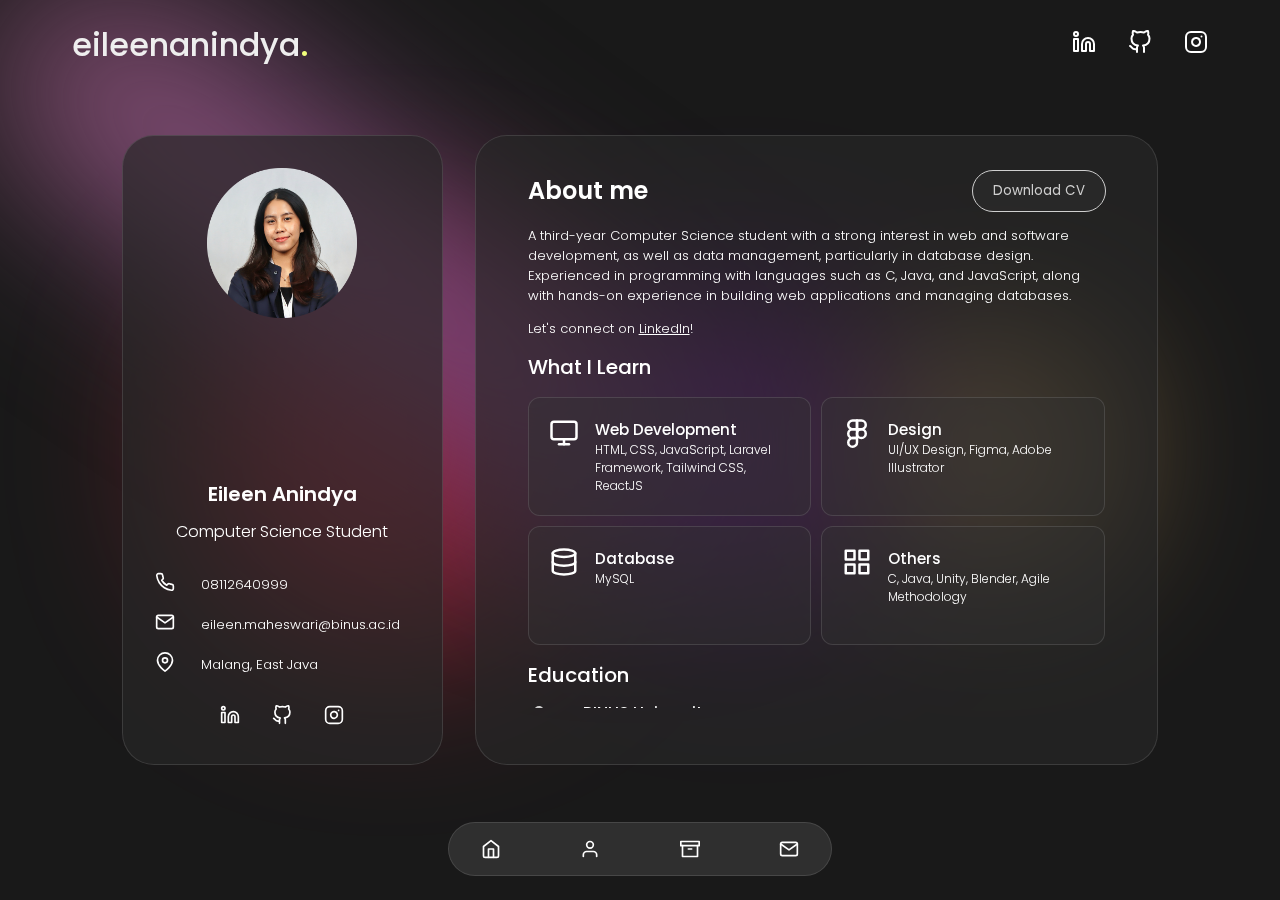
<file: about.html>
<!DOCTYPE html>
<html lang="en">
<head>
    <meta charset="UTF-8">
    <meta name="viewport" content="width=device-width, initial-scale=1.0">
    <title>Eileen | About</title>
    <link rel="icon" href="assets/e.png" type="image/png">
    <link rel="stylesheet" href="about.css">
    <link rel="stylesheet" href="transition.css">
</head>
<body>
    <div class="transition transition-2 is-active"></div>
    <div class="navbar">
        <h1>eileenanindya<span>.</span></h1>
        <nav class="social-media">
            <ul>
                <li>
                    <a href="https://www.linkedin.com/in/eileen-anindya/"><svg xmlns="http://www.w3.org/2000/svg" width="24" height="24" viewBox="0 0 24 24" fill="none" stroke="#FFFF" stroke-width="2" stroke-linecap="round" stroke-linejoin="round" class="feather feather-linkedin"><path d="M16 8a6 6 0 0 1 6 6v7h-4v-7a2 2 0 0 0-2-2 2 2 0 0 0-2 2v7h-4v-7a6 6 0 0 1 6-6z"></path><rect x="2" y="9" width="4" height="12"></rect><circle cx="4" cy="4" r="2"></circle></svg></a>
                </li>
                <li>
                    <a href="https://github.com/eileenanindya"><svg xmlns="http://www.w3.org/2000/svg" width="24" height="24" viewBox="0 0 24 24" fill="none" stroke="#FFFF" stroke-width="2" stroke-linecap="round" stroke-linejoin="round" class="feather feather-github"><path d="M9 19c-5 1.5-5-2.5-7-3m14 6v-3.87a3.37 3.37 0 0 0-.94-2.61c3.14-.35 6.44-1.54 6.44-7A5.44 5.44 0 0 0 20 4.77 5.07 5.07 0 0 0 19.91 1S18.73.65 16 2.48a13.38 13.38 0 0 0-7 0C6.27.65 5.09 1 5.09 1A5.07 5.07 0 0 0 5 4.77a5.44 5.44 0 0 0-1.5 3.78c0 5.42 3.3 6.61 6.44 7A3.37 3.37 0 0 0 9 18.13V22"></path></svg></a>
                </li>
                <li>
                    <a href="https://www.instagram.com/eileenanindya/"><svg xmlns="http://www.w3.org/2000/svg" width="24" height="24" viewBox="0 0 24 24" fill="none" stroke="#FFFF" stroke-width="2" stroke-linecap="round" stroke-linejoin="round" class="feather feather-instagram"><rect x="2" y="2" width="20" height="20" rx="5" ry="5"></rect><path d="M16 11.37A4 4 0 1 1 12.63 8 4 4 0 0 1 16 11.37z"></path><line x1="17.5" y1="6.5" x2="17.51" y2="6.5"></line></svg></a>
                </li>
            </ul>
        </nav>
    </div>
    <div class="container">        
        <div class="absolute">   
            <nav class="nav">
                <ul class="nav-list">
                    <li>
                        <a href="index.html" title="" class="nav-link">
                            <svg xmlns="http://www.w3.org/2000/svg" width="20" height="20" viewBox="0 0 24 24" fill="none" stroke="#FFFF" stroke-width="2" stroke-linecap="round" stroke-linejoin="round" class="feather feather-home"><path d="M3 9l9-7 9 7v11a2 2 0 0 1-2 2H5a2 2 0 0 1-2-2z"></path><polyline points="9 22 9 12 15 12 15 22"></polyline></svg>
                        </a>
                    </li>
                    <li>
                        <a href="about.html" title="" class="nav-link">
                            <svg xmlns="http://www.w3.org/2000/svg" width="20" height="20" viewBox="0 0 24 24" fill="none" stroke="#FFFF" stroke-width="2" stroke-linecap="round" stroke-linejoin="round" class="feather feather-user"><path d="M20 21v-2a4 4 0 0 0-4-4H8a4 4 0 0 0-4 4v2"></path><circle cx="12" cy="7" r="4"></circle></svg>
                        </a>
                    </li>
                    <li>
                        <a href="projects.html" title="" class="nav-link">
                            <svg xmlns="http://www.w3.org/2000/svg" width="20" height="20" viewBox="0 0 24 24" fill="none" stroke="#FFFF" stroke-width="2" stroke-linecap="round" stroke-linejoin="round" class="feather feather-archive"><polyline points="21 8 21 21 3 21 3 8"></polyline><rect x="1" y="3" width="22" height="5"></rect><line x1="10" y1="12" x2="14" y2="12"></line></svg>
                        </a>
                    </li>
                    <li>
                        <a href="contact.html" title="" class="nav-link">
                            <svg xmlns="http://www.w3.org/2000/svg" width="20" height="20" viewBox="0 0 24 24" fill="none" stroke="#FFFF" stroke-width="2" stroke-linecap="round" stroke-linejoin="round" class="feather feather-mail"><path d="M4 4h16c1.1 0 2 .9 2 2v12c0 1.1-.9 2-2 2H4c-1.1 0-2-.9-2-2V6c0-1.1.9-2 2-2z"></path><polyline points="22,6 12,13 2,6"></polyline></svg>
                        </a>
                    </li>
                </ul>
            </nav>       

            <div class="profile">
                <div class="profile-container" id="drag-container">
                    <div class="profile-card" id="slide-item-1">
                        <div class="profile-pic">
                            <img src="assets/profilepic.png" alt="porfile-pic" width="150">
                        </div>
        
                        <div class="profile-details">
                            <div class="intro">
                                <h2>Eileen Anindya</h2>
                                <h4>Computer Science Student</h4>
                            </div>
                            <div class="contact-info">
                                <div class="row">
                                    <div class="icon">
                                        <svg xmlns="http://www.w3.org/2000/svg" width="20" height="20" viewBox="0 0 24 24" fill="none" stroke="currentColor" stroke-width="2" stroke-linecap="round" stroke-linejoin="round" class="feather feather-phone"><path d="M22 16.92v3a2 2 0 0 1-2.18 2 19.79 19.79 0 0 1-8.63-3.07 19.5 19.5 0 0 1-6-6 19.79 19.79 0 0 1-3.07-8.67A2 2 0 0 1 4.11 2h3a2 2 0 0 1 2 1.72 12.84 12.84 0 0 0 .7 2.81 2 2 0 0 1-.45 2.11L8.09 9.91a16 16 0 0 0 6 6l1.27-1.27a2 2 0 0 1 2.11-.45 12.84 12.84 0 0 0 2.81.7A2 2 0 0 1 22 16.92z"></path></svg>
                                    </div>
                                    <div class="content">
                                        <h5>08112640999</h5>
                                    </div>
                                </div>    
                                <div class="row">
                                    <div class="icon">
                                        <svg xmlns="http://www.w3.org/2000/svg" width="20" height="20" viewBox="0 0 24 24" fill="none" stroke="currentColor" stroke-width="2" stroke-linecap="round" stroke-linejoin="round" class="feather feather-mail"><path d="M4 4h16c1.1 0 2 .9 2 2v12c0 1.1-.9 2-2 2H4c-1.1 0-2-.9-2-2V6c0-1.1.9-2 2-2z"></path><polyline points="22,6 12,13 2,6"></polyline></svg>
                                    </div>
                                    <div class="content">
                                    <h5>eileen.maheswari@binus.ac.id</h5>
                                </div>
                                </div>
                                <div class="row">
                                    <div class="icon">
                                        <svg xmlns="http://www.w3.org/2000/svg" width="20" height="20" viewBox="0 0 24 24" fill="none" stroke="currentColor" stroke-width="2" stroke-linecap="round" stroke-linejoin="round" class="feather feather-map-pin"><path d="M21 10c0 7-9 13-9 13s-9-6-9-13a9 9 0 0 1 18 0z"></path><circle cx="12" cy="10" r="3"></circle></svg>
                                    </div>
                                    <div class="content">
                                    <h5>Malang, East Java</h5>
                                </div>
                                </div> 
                            </div>
                            <div class="profile-social">
                                <ul>
                                    <li>
                                        <a href="https://www.linkedin.com/in/eileen-anindya/"><svg xmlns="http://www.w3.org/2000/svg" width="20" height="20" viewBox="0 0 24 24" fill="none" stroke="#FFFF" stroke-width="2" stroke-linecap="round" stroke-linejoin="round" class="feather feather-linkedin"><path d="M16 8a6 6 0 0 1 6 6v7h-4v-7a2 2 0 0 0-2-2 2 2 0 0 0-2 2v7h-4v-7a6 6 0 0 1 6-6z"></path><rect x="2" y="9" width="4" height="12"></rect><circle cx="4" cy="4" r="2"></circle></svg></a>
                                    </li>
                                    <li>
                                        <a href="https://github.com/eileenanindya"><svg xmlns="http://www.w3.org/2000/svg" width="20" height="20" viewBox="0 0 24 24" fill="none" stroke="#FFFF" stroke-width="2" stroke-linecap="round" stroke-linejoin="round" class="feather feather-github"><path d="M9 19c-5 1.5-5-2.5-7-3m14 6v-3.87a3.37 3.37 0 0 0-.94-2.61c3.14-.35 6.44-1.54 6.44-7A5.44 5.44 0 0 0 20 4.77 5.07 5.07 0 0 0 19.91 1S18.73.65 16 2.48a13.38 13.38 0 0 0-7 0C6.27.65 5.09 1 5.09 1A5.07 5.07 0 0 0 5 4.77a5.44 5.44 0 0 0-1.5 3.78c0 5.42 3.3 6.61 6.44 7A3.37 3.37 0 0 0 9 18.13V22"></path></svg></a>
                                    </li>
                                    <li>
                                        <a href="https://www.instagram.com/eileenanindya/"><svg xmlns="http://www.w3.org/2000/svg" width="20" height="20" viewBox="0 0 24 24" fill="none" stroke="#FFFF" stroke-width="2" stroke-linecap="round" stroke-linejoin="round" class="feather feather-instagram"><rect x="2" y="2" width="20" height="20" rx="5" ry="5"></rect><path d="M16 11.37A4 4 0 1 1 12.63 8 4 4 0 0 1 16 11.37z"></path><line x1="17.5" y1="6.5" x2="17.51" y2="6.5"></line></svg></a>
                                    </li>
                                </ul>
                            </div>
                        </div>
                    </div>
                    <div class="about-me" id="slide-item-2">
                        <div class="about-details">
                            <div class="about-me-title">
                                <h1>About me</h1>
                                <button class="download-btn" onclick="window.location.href='https://drive.google.com/file/d/1Q9ARMCwiQ_P3hHeu5cU9cURayNVeiVgH/view?usp=sharing';">Download CV</button>
                            </div>
                            <p>A third-year Computer Science student with a strong interest in web and software development, as well as data management, particularly in database design. Experienced in programming with languages such as C, Java, and JavaScript, along with hands-on experience in building web applications and managing databases.</p>
                            <p>Let's connect on <a href="https://www.linkedin.com/in/eileen-anindya/">LinkedIn</a>!</p>
                            <h2>What I Learn</h2>
                            <div class="learn-container">
                                <div class="learn-item">
                                    <div class="learn-icon">
                                        <svg xmlns="http://www.w3.org/2000/svg" width="30" height="30" viewBox="0 0 24 24" fill="none" stroke="currentColor" stroke-width="2" stroke-linecap="round" stroke-linejoin="round" class="feather feather-monitor"><rect x="2" y="3" width="20" height="14" rx="2" ry="2"></rect><line x1="8" y1="21" x2="16" y2="21"></line><line x1="12" y1="17" x2="12" y2="21"></line></svg>
                                    </div>
                                    <div class="learn-details">
                                        <h5>Web Development</h5>
                                        <p>HTML, CSS, JavaScript, Laravel Framework, Tailwind CSS, ReactJS</p>
                                    </div>
                                </div>
                                <div class="learn-item">
                                    <div class="learn-icon">
                                        <svg xmlns="http://www.w3.org/2000/svg" width="30" height="30" viewBox="0 0 24 24" fill="none" stroke="currentColor" stroke-width="2" stroke-linecap="round" stroke-linejoin="round" class="feather feather-figma"><path d="M5 5.5A3.5 3.5 0 0 1 8.5 2H12v7H8.5A3.5 3.5 0 0 1 5 5.5z"></path><path d="M12 2h3.5a3.5 3.5 0 1 1 0 7H12V2z"></path><path d="M12 12.5a3.5 3.5 0 1 1 7 0 3.5 3.5 0 1 1-7 0z"></path><path d="M5 19.5A3.5 3.5 0 0 1 8.5 16H12v3.5a3.5 3.5 0 1 1-7 0z"></path><path d="M5 12.5A3.5 3.5 0 0 1 8.5 9H12v7H8.5A3.5 3.5 0 0 1 5 12.5z"></path></svg>
                                    </div>
                                    <div class="learn-details">
                                        <h5>Design</h5>
                                        <p>UI/UX Design, Figma, Adobe Illustrator</p>
                                    </div>
                                </div>
                                <div class="learn-item">
                                    <div class="learn-icon">
                                        <svg xmlns="http://www.w3.org/2000/svg" width="30" height="30" viewBox="0 0 24 24" fill="none" stroke="currentColor" stroke-width="2" stroke-linecap="round" stroke-linejoin="round" class="feather feather-database"><ellipse cx="12" cy="5" rx="9" ry="3"></ellipse><path d="M21 12c0 1.66-4 3-9 3s-9-1.34-9-3"></path><path d="M3 5v14c0 1.66 4 3 9 3s9-1.34 9-3V5"></path></svg>
                                    </div>
                                    <div class="learn-details">
                                        <h5>Database</h5>
                                        <p>MySQL</p>
                                    </div>
                                </div>
                                <div class="learn-item">
                                    <div class="learn-icon">
                                        <svg xmlns="http://www.w3.org/2000/svg" width="30" height="30" viewBox="0 0 24 24" fill="none" stroke="currentColor" stroke-width="2" stroke-linecap="round" stroke-linejoin="round" class="feather feather-grid"><rect x="3" y="3" width="7" height="7"></rect><rect x="14" y="3" width="7" height="7"></rect><rect x="14" y="14" width="7" height="7"></rect><rect x="3" y="14" width="7" height="7"></rect></svg>
                                    </div>
                                    <div class="learn-details">
                                        <h5>Others</h5>
                                        <p>C, Java, Unity, Blender, Agile Methodology</p>
                                    </div>
                                </div>
                            </div>   
                            
                            <div class="education">
                                <h2>Education</h2>
                                <div class="education-container">
                                    <div class="line">
                                        <div></div>
                                    </div>
                                    <div class="education-info">
                                        <h4>BINUS University</h4>
                                        <p>Undergraduate - Computer Science</p>
                                        <h5>2022 - 2026 (Excpected)</h5>
                                    </div>
                                </div>
                                <div class="education-container">
                                    <div class="line">
                                        <div></div>
                                    </div>
                                    <div class="education-info">
                                        <h4>SMA Negeri 1 Surakarta</h4>
                                        <p>Mathematics and natural sciences</p>
                                        <h5>2019 - 2022</h5>
                                    </div>
                                </div>
                            </div>
                            <div class="organizational">
                                <h2>Organizational Experience</h2>
                                <div class="education-container">
                                    <div class="line">
                                        <div></div>
                                    </div>
                                    <div class="education-info">
                                        <h4>Google Developer Student Clubs</h4>
                                        <p>Core Team Creative</p>
                                        <h5>Jul 2023 - Jul 2024</h5>
                                        <ul>
                                            <li>Collaborate with the creative team to design visually appealing social media feeds for GDSC's official platforms.</li>
                                            <li>Utilize tools such as Adobe Illustrator and Figma to create graphics, ensuring high-quality designs that increase engagement and reach.</li>
                                        </ul>
                                    </div>
                                </div>
                                <div class="education-container">
                                    <div class="line">
                                        <div></div>
                                    </div>
                                    <div class="education-info">
                                        <h4>Bina Nusantara Computer Club</h4>
                                        <p>Front End Developer Member</p>
                                        <h5>Sep 2022 - Sep 2023</h5>
                                        <ul>
                                            <li>
                                                Learned foundational skills in front-end development, focusing on HTML, CSS, and Javascript
                                            </li>
                                        </ul>
                                    </div>
                                </div>
                            </div>
                            <div class="publication">
                                <h2>Publication</h2>
                                <div class="publication-container">
                                    <div class="dots">
                                        <div></div>
                                    </div>
                                    <div class="publication-info">
                                        <h4>ICIMTech 2023</h4>
                                        <p>S. A. Nadita, E. A. P. Maheswari, K. A. Santoso, M. A. D. Cahyono and F. Permana, "Utilization of Augmented Reality for Introducing Tongkonan Toraja Traditional House," 2023 International Conference on Information Management and Technology (ICIMTech), Malang, Indonesia, 2023, pp. 837-842</p>
                                    </div>
                                </div>
                            </div>
                            <div class="certificate">
                                <h2>Certificates</h2>
                                <div class="publication-container">
                                    <div class="dots">
                                        <div></div>
                                    </div>
                                    <div class="publication-info">
                                        <p>Soft Skills (2024): Presented "Harnessing AI for Effective Coastal Flood Disaster Management" at ICIMTech 2024, hosted by Bina Nusantara University. </p>
                                    </div>
                                </div>
                                <div class="publication-container">
                                    <div class="dots">
                                        <div></div>
                                    </div>
                                    <div class="publication-info">
                                        <p>Hard Skills (2024): Great Learning Introduction to JavaScript</p>
                                    </div>
                                </div>
                            </div>
                        </div>
                    </div>
                </div>
    
                <div class="dots-container" id="dots-container"></div>
            </div>
            
            <div class="absolute inset-0 justify-center">
                <div class="bg-shape1 bg-teal opacity-50 bg-blur"></div>
                <div class="bg-shape2 bg-primary opacity-50 bg-blur"></div>
                <div class="bg-shape3 bg-purple opacity-80 bg-blur"></div>
            </div>
        </div>
    </div>

    <canvas></canvas>
    <script src="main.js"></script>
    <script src="slider.js"></script>
</body>
</html>
</file>
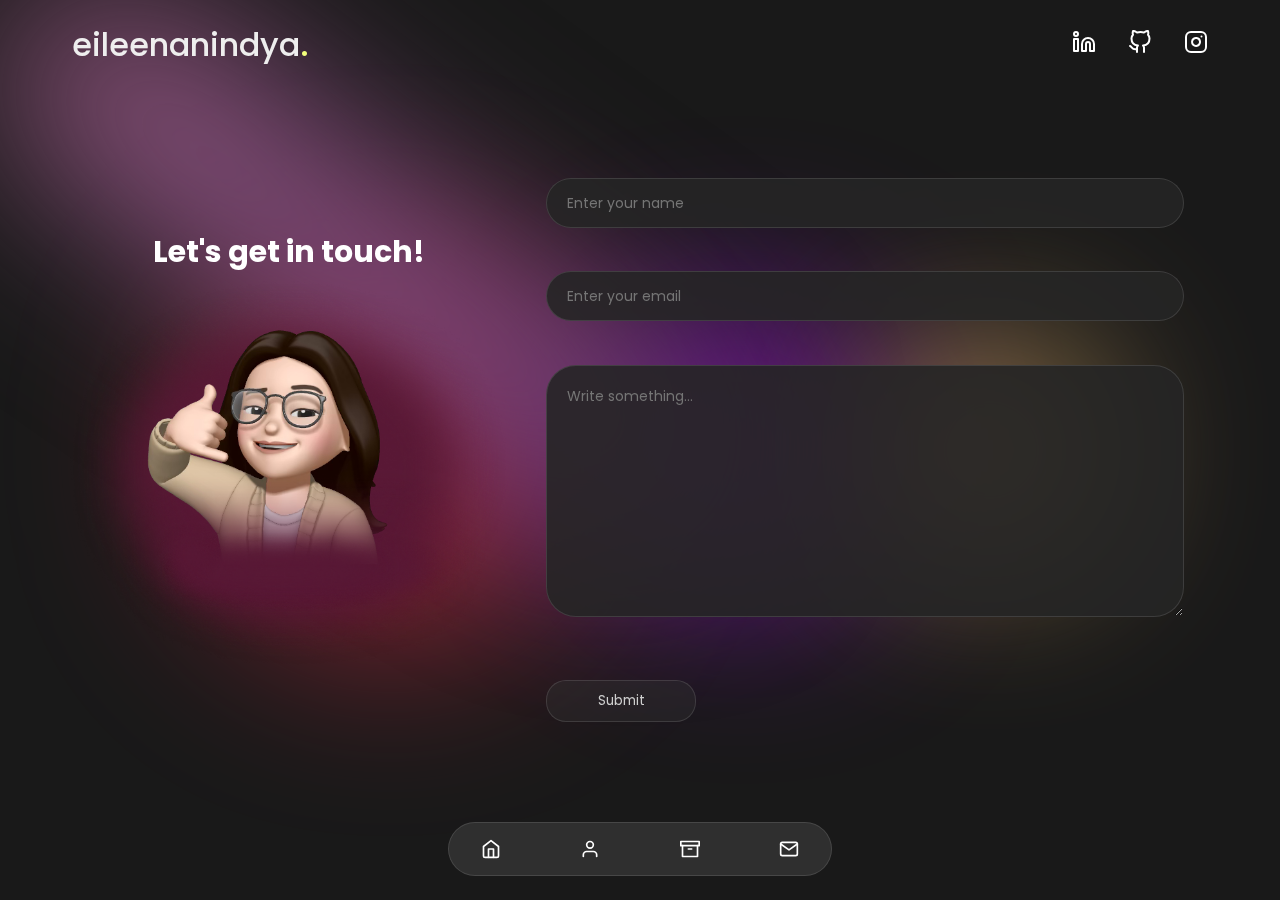
<file: contact.html>
<!DOCTYPE html>
<html lang="en">
<head>
    <meta charset="UTF-8">
    <meta name="viewport" content="width=device-width, initial-scale=1.0">
    <title>Eileen | Contact</title>
    <link rel="icon" href="assets/e.png" type="image/png">
    <link rel="stylesheet" href="contact.css">
    <link rel="stylesheet" href="transition.css">
</head>
<body>
    <div class="transition transition-2 is-active"></div>
    <div class="navbar">
        <h1>eileenanindya<span>.</span></h1>
        <nav class="social-media">
            <ul>
                <li>
                    <a href="https://www.linkedin.com/in/eileen-anindya/"><svg xmlns="http://www.w3.org/2000/svg" width="24" height="24" viewBox="0 0 24 24" fill="none" stroke="#FFFF" stroke-width="2" stroke-linecap="round" stroke-linejoin="round" class="feather feather-linkedin"><path d="M16 8a6 6 0 0 1 6 6v7h-4v-7a2 2 0 0 0-2-2 2 2 0 0 0-2 2v7h-4v-7a6 6 0 0 1 6-6z"></path><rect x="2" y="9" width="4" height="12"></rect><circle cx="4" cy="4" r="2"></circle></svg></a>
                </li>
                <li>
                    <a href="https://github.com/eileenanindya"><svg xmlns="http://www.w3.org/2000/svg" width="24" height="24" viewBox="0 0 24 24" fill="none" stroke="#FFFF" stroke-width="2" stroke-linecap="round" stroke-linejoin="round" class="feather feather-github"><path d="M9 19c-5 1.5-5-2.5-7-3m14 6v-3.87a3.37 3.37 0 0 0-.94-2.61c3.14-.35 6.44-1.54 6.44-7A5.44 5.44 0 0 0 20 4.77 5.07 5.07 0 0 0 19.91 1S18.73.65 16 2.48a13.38 13.38 0 0 0-7 0C6.27.65 5.09 1 5.09 1A5.07 5.07 0 0 0 5 4.77a5.44 5.44 0 0 0-1.5 3.78c0 5.42 3.3 6.61 6.44 7A3.37 3.37 0 0 0 9 18.13V22"></path></svg></a>
                </li>
                <li>
                    <a href="https://www.instagram.com/eileenanindya/"><svg xmlns="http://www.w3.org/2000/svg" width="24" height="24" viewBox="0 0 24 24" fill="none" stroke="#FFFF" stroke-width="2" stroke-linecap="round" stroke-linejoin="round" class="feather feather-instagram"><rect x="2" y="2" width="20" height="20" rx="5" ry="5"></rect><path d="M16 11.37A4 4 0 1 1 12.63 8 4 4 0 0 1 16 11.37z"></path><line x1="17.5" y1="6.5" x2="17.51" y2="6.5"></line></svg></a>
                </li>
            </ul>
        </nav>
    </div>
    <div class="container">        
        <div class="absolute">   
            <nav class="nav">
                <ul class="nav-list">
                    <li>
                        <a href="index.html" title="" class="nav-link">
                            <svg xmlns="http://www.w3.org/2000/svg" width="20" height="20" viewBox="0 0 24 24" fill="none" stroke="#FFFF" stroke-width="2" stroke-linecap="round" stroke-linejoin="round" class="feather feather-home"><path d="M3 9l9-7 9 7v11a2 2 0 0 1-2 2H5a2 2 0 0 1-2-2z"></path><polyline points="9 22 9 12 15 12 15 22"></polyline></svg>
                        </a>
                    </li>
                    <li>
                        <a href="about.html" title="" class="nav-link">
                            <svg xmlns="http://www.w3.org/2000/svg" width="20" height="20" viewBox="0 0 24 24" fill="none" stroke="#FFFF" stroke-width="2" stroke-linecap="round" stroke-linejoin="round" class="feather feather-user"><path d="M20 21v-2a4 4 0 0 0-4-4H8a4 4 0 0 0-4 4v2"></path><circle cx="12" cy="7" r="4"></circle></svg>
                        </a>
                    </li>
                    <li>
                        <a href="projects.html" title="" class="nav-link">
                            <svg xmlns="http://www.w3.org/2000/svg" width="20" height="20" viewBox="0 0 24 24" fill="none" stroke="#FFFF" stroke-width="2" stroke-linecap="round" stroke-linejoin="round" class="feather feather-archive"><polyline points="21 8 21 21 3 21 3 8"></polyline><rect x="1" y="3" width="22" height="5"></rect><line x1="10" y1="12" x2="14" y2="12"></line></svg>
                        </a>
                    </li>
                    <li>
                        <a href="contact.html" title="" class="nav-link">
                            <svg xmlns="http://www.w3.org/2000/svg" width="20" height="20" viewBox="0 0 24 24" fill="none" stroke="#FFFF" stroke-width="2" stroke-linecap="round" stroke-linejoin="round" class="feather feather-mail"><path d="M4 4h16c1.1 0 2 .9 2 2v12c0 1.1-.9 2-2 2H4c-1.1 0-2-.9-2-2V6c0-1.1.9-2 2-2z"></path><polyline points="22,6 12,13 2,6"></polyline></svg>
                        </a>
                    </li>
                </ul>
            </nav>       

            <div class="contact-container">
                <div class="contact-left">
                    <h1>Let's get in touch!</h1>
                    <img src="assets/contactpic.png" alt="contact-pic" width="450px">
                </div>
                <form action="https://api.web3forms.com/submit" method="POST" class="contact-right">
                    <input type="hidden" name="access_key" value="546be33d-561f-4b4f-9060-73d8abd68b15">
                    <input type="text" name="name" placeholder="Enter your name" class="contact-inputs" required>
                    <input type="email" name="email" placeholder="Enter your email" class="contact-inputs" required>
                    <textarea name="message" placeholder="Write something..." class="contact-inputs" required></textarea>
                    <button type="submit">Submit</button>
                </form>
                <!-- <div class="contact-right">
                </div> -->
            </div>
            <div class="absolute inset-0 justify-center">
                <div class="bg-shape1 bg-teal opacity-50 bg-blur"></div>
                <div class="bg-shape2 bg-primary opacity-50 bg-blur"></div>
                <div class="bg-shape3 bg-purple opacity-80 bg-blur"></div>
            </div>
        </div>
    </div>

    <canvas></canvas>
    <script src="main.js"></script>
</body>
</html>
</file>
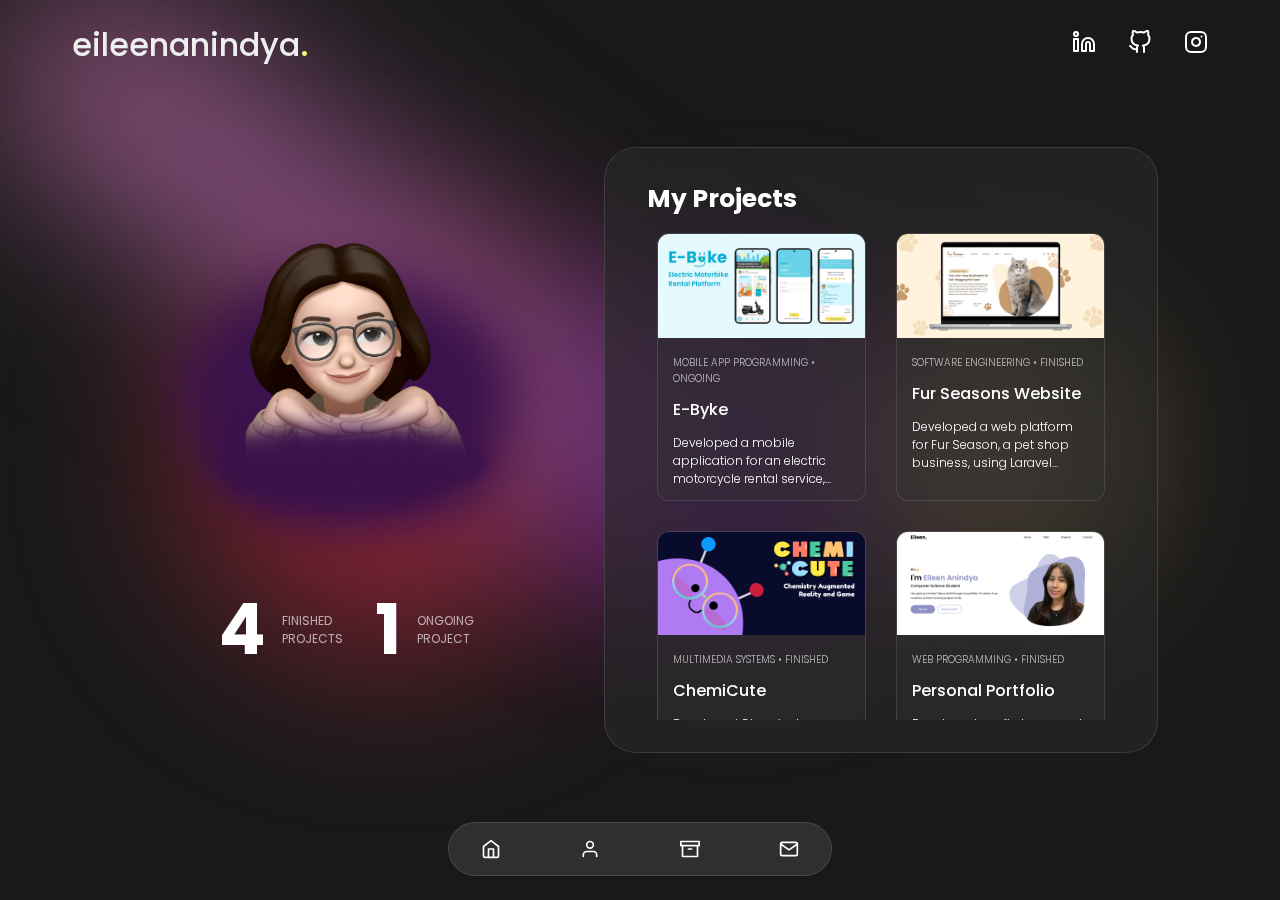
<file: projects.html>
<!DOCTYPE html>
<html lang="en">
<head>
    <meta charset="UTF-8">
    <meta name="viewport" content="width=device-width, initial-scale=1.0">
    <title>Eileen | Projects</title>
    <link rel="icon" href="assets/e.png" type="image/png">
    <link rel="stylesheet" href="project.css">
    <link rel="stylesheet" href="transition.css">
</head>
<body>
    <div class="transition transition-2 is-active"></div>
    <div class="navbar">
        <h1>eileenanindya<span>.</span></h1>
        <nav class="social-media">
            <ul>
                <li>
                    <a href="https://www.linkedin.com/in/eileen-anindya/"><svg xmlns="http://www.w3.org/2000/svg" width="24" height="24" viewBox="0 0 24 24" fill="none" stroke="#FFFF" stroke-width="2" stroke-linecap="round" stroke-linejoin="round" class="feather feather-linkedin"><path d="M16 8a6 6 0 0 1 6 6v7h-4v-7a2 2 0 0 0-2-2 2 2 0 0 0-2 2v7h-4v-7a6 6 0 0 1 6-6z"></path><rect x="2" y="9" width="4" height="12"></rect><circle cx="4" cy="4" r="2"></circle></svg></a>
                </li>
                <li>
                    <a href="https://github.com/eileenanindya"><svg xmlns="http://www.w3.org/2000/svg" width="24" height="24" viewBox="0 0 24 24" fill="none" stroke="#FFFF" stroke-width="2" stroke-linecap="round" stroke-linejoin="round" class="feather feather-github"><path d="M9 19c-5 1.5-5-2.5-7-3m14 6v-3.87a3.37 3.37 0 0 0-.94-2.61c3.14-.35 6.44-1.54 6.44-7A5.44 5.44 0 0 0 20 4.77 5.07 5.07 0 0 0 19.91 1S18.73.65 16 2.48a13.38 13.38 0 0 0-7 0C6.27.65 5.09 1 5.09 1A5.07 5.07 0 0 0 5 4.77a5.44 5.44 0 0 0-1.5 3.78c0 5.42 3.3 6.61 6.44 7A3.37 3.37 0 0 0 9 18.13V22"></path></svg></a>
                </li>
                <li>
                    <a href="https://www.instagram.com/eileenanindya/"><svg xmlns="http://www.w3.org/2000/svg" width="24" height="24" viewBox="0 0 24 24" fill="none" stroke="#FFFF" stroke-width="2" stroke-linecap="round" stroke-linejoin="round" class="feather feather-instagram"><rect x="2" y="2" width="20" height="20" rx="5" ry="5"></rect><path d="M16 11.37A4 4 0 1 1 12.63 8 4 4 0 0 1 16 11.37z"></path><line x1="17.5" y1="6.5" x2="17.51" y2="6.5"></line></svg></a>
                </li>
            </ul>
        </nav>
    </div>
    <div class="container">        
        <div class="absolute">   
            <nav class="nav">
                <ul class="nav-list">
                    <li>
                        <a href="index.html" title="" class="nav-link">
                            <svg xmlns="http://www.w3.org/2000/svg" width="20" height="20" viewBox="0 0 24 24" fill="none" stroke="#FFFF" stroke-width="2" stroke-linecap="round" stroke-linejoin="round" class="feather feather-home"><path d="M3 9l9-7 9 7v11a2 2 0 0 1-2 2H5a2 2 0 0 1-2-2z"></path><polyline points="9 22 9 12 15 12 15 22"></polyline></svg>
                        </a>
                    </li>
                    <li>
                        <a href="about.html" title="" class="nav-link">
                            <svg xmlns="http://www.w3.org/2000/svg" width="20" height="20" viewBox="0 0 24 24" fill="none" stroke="#FFFF" stroke-width="2" stroke-linecap="round" stroke-linejoin="round" class="feather feather-user"><path d="M20 21v-2a4 4 0 0 0-4-4H8a4 4 0 0 0-4 4v2"></path><circle cx="12" cy="7" r="4"></circle></svg>
                        </a>
                    </li>
                    <li>
                        <a href="projects.html" title="" class="nav-link">
                            <svg xmlns="http://www.w3.org/2000/svg" width="20" height="20" viewBox="0 0 24 24" fill="none" stroke="#FFFF" stroke-width="2" stroke-linecap="round" stroke-linejoin="round" class="feather feather-archive"><polyline points="21 8 21 21 3 21 3 8"></polyline><rect x="1" y="3" width="22" height="5"></rect><line x1="10" y1="12" x2="14" y2="12"></line></svg>
                        </a>
                    </li>
                    <li>
                        <a href="contact.html" title="" class="nav-link">
                            <svg xmlns="http://www.w3.org/2000/svg" width="20" height="20" viewBox="0 0 24 24" fill="none" stroke="#FFFF" stroke-width="2" stroke-linecap="round" stroke-linejoin="round" class="feather feather-mail"><path d="M4 4h16c1.1 0 2 .9 2 2v12c0 1.1-.9 2-2 2H4c-1.1 0-2-.9-2-2V6c0-1.1.9-2 2-2z"></path><polyline points="22,6 12,13 2,6"></polyline></svg>
                        </a>
                    </li>
                </ul>
            </nav>       

            <div class="project">
                <div class="projects-container" id="drag-container">
                    <div class="project-left" id="slide-item-1">
                        <img src="assets/projectpic.png" alt="project-pic" width="450px">
                        <div class="project-num">
                            <div class="status">
                                <h1>4</h1>
                                <p>FINISHED <br>PROJECTS</p>
                            </div>
                            <div class="status">
                                <h1>1</h1>
                                <p>ONGOING <br>PROJECT</p>
                            </div>
                        </div>
                    </div>
                    <div class="project-right" id="slide-item-2">
                        <div class="projects">
                            <h1>My Projects</h1>
                            <div class="projects-box">
                                <div class="project-item" data-popup="popup1">
                                    <div class="poster">
                                        <img src="assets/ebyke.png" alt="furseason-png">
                                    </div>
                                    <div class="project-content">
                                        <p class="project-pretitle">MOBILE APP PROGRAMMING • ONGOING</p>
                                        <h2>E-Byke</h2>
                                        <p class="project-details">Developed a mobile application for an electric motorcycle rental service, utilizing Ionic Framework and Laravel for the backend. The application enables users to easily rent motorcycles, check available units, and locate battery replacement stations through an interactive map. Admins can manage rentals, track vehicle availability, and monitor user activities.</p>
                                    </div>                               
                                </div>
                                <div class="project-item" data-popup="popup2">
                                    <div class="poster">
                                        <img src="assets/furseason.png" alt="chemicute-png">
                                    </div>
                                    <div class="project-content">
                                        <p class="project-pretitle">SOFTWARE ENGINEERING • FINISHED</p>
                                        <h2>Fur Seasons Website</h2>
                                        <p class="project-details">Developed a web platform for Fur Season, a pet shop business, using Laravel Framework. The platform allows users to purchase products, while admins can easily manage and add products. Focused on simplifying data management for admins to streamline operations.</p>
                                    </div>                              
                                </div>
                                <div class="project-item" data-popup="popup3">
                                    <div class="poster">
                                        <img src="assets/project1.png" alt="chemicute-png">
                                    </div>
                                    <div class="project-content">
                                        <p class="project-pretitle">MULTIMEDIA SYSTEMS • FINISHED</p>
                                        <h2>ChemiCute</h2>
                                        <p class="project-details">Developed Chemicute, an educational AR game designed to enhance chemistry learning by providing interactive visualizations of molecular structures. Built using Unity and Blender, the game aims to create engaging experiences that enhance student understanding of complex concepts.</p>
                                    </div>                
                                </div>
                                <div class="project-item" data-popup="popup4">
                                    <div class="poster">
                                        <img src="assets/portfolio.png" alt="chemicute-png">
                                    </div>
                                    <div class="project-content">
                                        <p class="project-pretitle">WEB PROGRAMMING • FINISHED</p>
                                        <h2>Personal Portfolio</h2>
                                        <p class="project-details">Developed my first personal portfolio website as part of a midterm exam project to showcase completed projects, technical skills, and professional profile.</p>
                                    </div>                                
                                </div>
                                <div class="project-item" data-popup="popup5">
                                    <div class="poster">
                                        <img src="assets/hangmangame.png" alt="chemicute-png">
                                    </div>
                                    <div class="project-content">
                                        <p class="project-pretitle">OBJECT-ORIENTED PROGRAMMING • FINISHED</p>
                                        <h2>Hangman</h2>
                                        <p class="project-details">Developed a Hangman game application using Java, providing an interactive and engaging experience for users. The game allows players to guess hidden words by selecting letters, with a limited number of incorrect guesses. The system aims to offer a fun and educational experience while improving the user's vocabulary and spelling skills through play.</p>
                                    </div>                          
                                </div>
                            </div>
                        </div>
                    </div>
                    <div class="popup" id="popup1">
                        <div class="popup-content">
                            <h2>E-Byke</h2>
                            <span class="close">&times;</span> 
                            <p class="popup-pretitle">MOBILE APP PROGRAMMING • ONGOING • SEP 2024 - PRESENT</p>
                            <h3>Developed a mobile application for an electric motorcycle rental service, utilizing Ionic Framework and Laravel for the backend. The application enables users to easily rent motorcycles, check available units, and locate battery replacement stations through an interactive map. Admins can manage rentals, track vehicle availability, and monitor user activities.</h3>
                            <p class="popup-pretitle">TOOLS</p>
                            <h4>IONIC FRAMEWORK • LARAVEL FRAMEWORK • TYPESCRIPT • TAILWIND CSS • MYSQL</h4>
                            <p class="popup-pretitle">PROJECT CONTRIBUTORS</p>
                            <h4>DELLA YUNIA • FIRSA ANATA • MONICA WAHYU</h4>
                            <p class="popup-pretitle">PROJECT LINKS</p>
                            <h4>-</h4>
                        </div>
                    </div>
                    <div class="popup" id="popup2">
                        <div class="popup-content">
                            <h2>Fur Seasons Website</h2>
                            <span class="close">&times;</span> 
                            <p class="popup-pretitle">SOFTWARE ENGINEERING • FINISHED • FEB 2024 - JUN 2024</p>
                            <h3>Developed a web platform for Fur Season, a pet shop business, using Laravel Framework. The platform allows users to purchase products, while admins can easily manage and add products. Focused on simplifying data management for admins to streamline operations.</h3>
                            <p class="popup-pretitle">TOOLS</p>
                            <h4>LARAVEL FRAMEWORK • BLADE • CSS • PHP • JAVASCRIPT • MYSQL</h4>
                            <p class="popup-pretitle">PROJECT CONTRIBUTORS</p>
                            <h4>ANGELICA NAOMI • DELLA YUNIA • FIRSA ANATA</h4>
                            <p class="popup-pretitle">PROJECT LINKS</p>
                            <div class="project-link">
                                <a href="https://github.com/eileenanindya/FurSeasons.git" class="popup-link">GitHub</a>
                            </div>
                        </div>
                    </div>
                    <div class="popup" id="popup3">
                        <div class="popup-content">
                            <h2>ChemiCute</h2>
                            <span class="close">&times;</span> 
                            <p class="popup-pretitle">MULTIMEDIA SYSTEMS • FINISHED • FEB 2024 - APR 2024</p>
                            <h3>Developed Chemicute, an educational AR game designed to enhance chemistry learning by providing interactive visualizations of molecular structures. Built using Unity and Blender, the game aims to create engaging experiences that enhance student understanding of complex concepts.</h3>
                            <p class="popup-pretitle">TOOLS</p>
                            <h4>UNITY • BLENDER • C#</h4>
                            <p class="popup-pretitle">PROJECT CONTRIBUTORS</p>
                            <h4>ANGELICA NAOMI • FIRSA ANATA</h4>
                            <p class="popup-pretitle">PROJECT LINKS</p>
                            <div class="project-link">
                                <a href="https://youtu.be/XZ41GXYEpsI?si=sToD8ZbkKNLg6rfs" class="popup-link">Video Demo</a>
                                <a href="https://github.com/eileenanindya/ChemiCuteAR.git" class="popup-link">GitHub</a>
                            </div>
                        </div>
                    </div>
                    <div class="popup" id="popup4">
                        <div class="popup-content">
                            <h2>Personal Portfolio</h2>
                            <span class="close">&times;</span> 
                            <p class="popup-pretitle">WEB PROGRAMMING • FINISHED • APR 2024</p>
                            <h3>Developed my first personal portfolio website as part of a midterm exam project to showcase completed projects, technical skills, and professional profile.</h3>
                            <p class="popup-pretitle">TOOLS</p>
                            <h4>HTML • CSS • LARAVEL FRAMEWORK</h4>
                            <p class="popup-pretitle">PROJECT LINKS</p>
                            <div class="project-link">
                                <a href="https://github.com/eileenanindya/Portfolio-Project.git" class="popup-link">GitHub</a>
                            </div>
                        </div>
                    </div>
                    <div class="popup" id="popup5">
                        <div class="popup-content">
                            <h2>Hangman</h2>
                            <span class="close">&times;</span> 
                            <p class="popup-pretitle">OBJECT-ORIENTED PROGRAMMING • FINISHED • NOV 2023</p>
                            <h3>Developed a Hangman game application using Java, providing an interactive and engaging experience for users. The game allows players to guess hidden words by selecting letters, with a limited number of incorrect guesses. The system aims to offer a fun and educational experience while improving the user's vocabulary and spelling skills through play.</h3>
                            <p class="popup-pretitle">TOOLS</p>
                            <h4>JAVA</h4>
                            <p class="popup-pretitle">PROJECT CONTRIBUTORS</p>
                            <h4>ANGELICA NAOMI • DELLA YUNIA • GEA DIAN • MONICA WAHYU</h4>
                            <p class="popup-pretitle">PROJECT LINKS</p>
                            <div class="project-link">
                                <a href="https://github.com/eileenanindya/Hangman.git" class="popup-link">GitHub</a>
                            </div>
                        </div>
                    </div>
                </div>

                <div class="dots-container" id="dots-container"></div>
            </div>
            
            <div class="absolute inset-0 justify-center">
                <div class="bg-shape1 bg-teal opacity-50 bg-blur"></div>
                <div class="bg-shape2 bg-primary opacity-50 bg-blur"></div>
                <div class="bg-shape3 bg-purple opacity-80 bg-blur"></div>
            </div>
        </div>
    </div>

    <canvas></canvas>
    <script src="main.js"></script>
    <script src="slider.js"></script>
    <script>
        // Select all project items
        const projectItems = document.querySelectorAll('.project-item');
        // Select all popups
        const popups = document.querySelectorAll('.popup');
        // Create overlay dynamically
        const overlay = document.createElement('div');
        overlay.classList.add('overlay');
        document.body.appendChild(overlay);

        // Add click event for each project item
        projectItems.forEach(item => {
        item.addEventListener('click', () => {
            const popupId = item.getAttribute('data-popup');
            const popup = document.getElementById(popupId);
            if (popup) {
            popup.style.display = 'block';
            overlay.style.display = 'block'; // Show overlay
            }
        });
        });

        // Add close event for each popup
        popups.forEach(popup => {
        const closeBtn = popup.querySelector('.close');
        closeBtn.addEventListener('click', () => {
            popup.style.display = 'none';
            overlay.style.display = 'none'; // Hide overlay
        });
        });

        // Optional: Close popup when clicking on the overlay
        overlay.addEventListener('click', () => {
        popups.forEach(popup => (popup.style.display = 'none'));
        overlay.style.display = 'none'; // Hide overlay
        });
    </script>
</body>
</html>
</file>
<file: about.css>
@import url('https://fonts.googleapis.com/css2?family=Poppins:ital,wght@0,100;0,200;0,300;0,400;0,500;0,600;0,700;0,800;0,900;1,100;1,200;1,300;1,400;1,500;1,600;1,700;1,800;1,900&display=swap');

* {
    box-sizing: border-box;
}

body{
    font-family: "Poppins", sans-serif;
    justify-content: center;
    box-sizing: border-box;
    background-color: #191919;
    margin: 0;
    align-items: center;
}

::-webkit-scrollbar{
    width: 5px;
    margin: 15px;
}

::-webkit-scrollbar-track{
    background: none;
    border-radius: 100vw;
    margin-block: .5em;
}

::-webkit-scrollbar-thumb{
    background: #cfcfcf79;
    border-radius: 100vw;
}

canvas {
    position: absolute;
    top: 0;
    left: 0;
    z-index: -1;
    filter: blur(90px);
    width: 100%;
    height: auto;
    display: block;
    max-width: 100%;
}


.absolute{
    position:absolute;
    /* top: 50px !important; */
    inset: 0;
    justify-content: center;
    display: inline-flex;
    align-items: center;
    flex-direction: row;
    width: 100%;
    overflow: hidden;
}

.justify-center{
    justify-content: center;
}

.bg-shape1{
    filter: url(#grainy);
    opacity: 30%;
    width: 400px;
    height: 400px;
    border-radius: 9999px;
    position:relative;
    animation: one 15s infinite;
    z-index: -1;
}

.bg-shape2{
    width: 300px;
    height: 300px;
    border-radius: 9999px;
    position:relative;
    animation: two 10s infinite;
    z-index: -1;
}

.bg-shape3{
    width: 200px;
    height: 200px;
    border-radius: 9999px;
    position:relative;
    animation: three 10s infinite;
    z-index: -1;
}

@keyframes one{
    0%{left: 0px; top: 0px;}
    25%{left: -300px; top: 50px;}
    50%{left: 20px; top: 150px;}
    75%{left: 50px; top: 100px;}
    100%{left: 0px; top: 0px;}
}

@keyframes two{
    0%{left: 0px; top: 0px;}
    25%{left: 50px; top: 10px;}
    50%{left: 100px; top: 50px;}
    75%{left: 50px; top: 100px;}
    100%{left: 0px; top: 0px;}
}

@keyframes three {
    0%{left: 0px; top: 0px;}
    25%{left: 50px; top: 100px;}
    50%{left: 90px; top: 300px;}
    75%{left: 0px; top: 300px;}
    100%{left: 0px; top: 0px;}
}

.opacity-50{
    opacity: .5;
}

.opacity-80{
    opacity: .8;
}

.bg-blur{
    filter: blur(90px);
}

.bg-primary{
    background-color: #B404FD;
}

.bg-teal{
    background-color: #FA2F4F;
}

.bg-purple{
    background-color: #F7C270;
}

.navbar{
    display: flex;
    justify-content: space-between;
    align-items: center;
    margin-left: 4.5rem;
    margin-right: 4.5rem;
    z-index: 999;
    width: auto;
    position: relative;
}

.navbar h1{
    font-weight: 500;
    color:#eeeeee;
}

.navbar span{
    color:#F2FF7B
}

.social-media ul{
    display: flex;
    list-style: none;
    gap: 2rem;
    padding: 0%;
}

.nav{
    position: fixed;
    bottom: 1.5rem;
    left: 50%;
    transform: translateX(-50%);
    background-color: hsla(0, 0%, 98%, .1);
    border: 1px solid #cfcfcf26;
    width: 30%;
    margin-inline: auto;
    backdrop-filter: blur(16px);
    -webkit-backdrop-filter: blur(16px);
    padding: 1rem 2rem;
    border-radius: 4rem;
    z-index: 999;
    pointer-events: auto;
}

.nav-list{
    display: flex;
    justify-content: space-between;
    align-items: center;
    list-style: none;
    padding: 0;
    margin: 0;
}

.nav ul li{
    display: flex;
    align-items: center; 
    justify-content: center; 
}

.nav ul li a {
    display: flex;
    align-items: center;
    justify-content: center;
    text-decoration: none;
    width: 20px;
    height: 20px;
    border-radius: 50%;
    background: transparent;
}

.profile{
    display: flex;
    justify-content: center;
    width: 90%;
    height: 70vh;
}

.profile-container {
    display: flex;
    justify-content: space-between;
    align-items: stretch;
    gap: 2rem;
    width: 90%;
    height: 70vh;
    overflow: hidden;
    overflow-x: auto;
    scroll-snap-type: x mandatory;
}

.profile-card {
    width: 100%;
    flex: 1;
    padding: 2rem;
    border-radius: 2rem;
    background-color: #272727a9;
    border: 1px solid #cfcfcf26;
    color: #FFFF;
    display: flex;
    flex-direction: column;
    justify-content: space-between;
    align-items: center;
    min-height: auto;
    flex-grow: 1;
    box-sizing: border-box;
    scroll-snap-align: start;
}

.dots-container {
    display: flex;
    justify-content: center;
    margin-top: 10px;
}

.dot {
    width: 10px;
    height: 10px;
    margin: 0 5px;
    background-color: #cfcfcf79;
    border-radius: 50%;
    transition: background-color 0.3s ease;
    cursor: pointer;
    z-index: 1001;
    display: none;
}

.dot.active {
    background-color: #2e2e2e;
}

.intro h2{
    font-size: 20px;
    font-weight: 600;
    text-align: center;
    margin-bottom: 0;
}

.intro h4{
    font-size: 16px;
    font-weight: 300;
    text-align: center;
    margin-top: 10px;
}

.content h5{
    font-weight: 300;
    margin: 10px;
    text-overflow: ellipsis; 
    overflow: hidden; 
}

.profile-details{
    display: flex;
    flex-direction: column;
    align-items: center;
    justify-content: space-between;
    z-index: 999;
}
.profile-social ul{
    display: flex;
    flex-direction: row;
    list-style: none;
    gap: 2rem;
    padding: 0%;
    margin-top: 20px;
    margin-bottom: 0px;
}

.about-me {
    flex: 0 0 50%;
    border-radius: 2rem;
    padding: 2rem;
    background-color: #272727a9;
    border: 1px solid #cfcfcf26;
    color: #FFFF;
    min-height: auto;
    display: grid;
    align-content: space-between;
    flex-grow: 1;
    z-index: 999;
    position: relative;
    width: 100%;
    max-width: 1000px;
    box-sizing: border-box;
    scroll-snap-align: start;
}

.about-me-title{
    display: flex;
    justify-content: space-between;
    align-items: center;
}

.download-btn{
    padding: 10px 20px;
    border-radius: 20px;
    border: none;
    outline: 1px solid #cfcfcf;
    color: #cfcfcf;
    font-family: 'Poppins', sans-serif;
    background-color: #32323266;
    z-index: 999;
}

.download-btn:hover{
    cursor: pointer;
    color: #191919;
    background-color: #f2f2f2;
}
.about-details{
    overflow-y: auto;
    max-height: 60vh;
    padding: 0 20px;
}
.about-details h1,h2{
    font-weight: 600;
    font-size: 24px;
    margin: 5px 0;
}

.about-details p{
    font-weight: 300;
    font-size: 13px;
}

.about-details a{
    text-decoration: underline;
    color: #FFFF;
}

a:visited {
    color: inherit; /* Warna link setelah diklik akan mengikuti warna teks normal */
    text-decoration: none; /* Menghilangkan garis bawah jika ada */
}

.about-details h2{
    font-size: 20px;
    font-weight: 500;
}

.about-details h4{
    font-size: 20px;
    font-weight: 500;
    margin: 5px 0;
}

.learn-container{
    display: grid;
    grid-template-columns: repeat(2, 1fr); /* 3 kolom dengan lebar yang sama */
    grid-template-rows: repeat(2, 1fr); /* 2 baris dengan tinggi yang sama */
    gap: 10px; /* Jarak antar kotak */
    width: 100%; /* Ukuran container */
    margin: 15px auto;
}

.learn-item {
    display: flex;
    gap: 1rem;
    background-color: #32323266;
    border: 1px solid #cfcfcf26;
    padding: 20px;
    font-size: 16px;
    font-weight: bold;
    text-align: center;
    position: relative;
    border-radius: 12px;
    overflow: hidden;
}

.learn-details{
    display: flex;
    flex-direction: column;
    align-items: flex-start;
}

.learn-details h5{
    color: #FFFF;
    margin: 0%;
    font-weight: 500;
    font-size: 15px;
    text-align: left;
}

.learn-details p{
    text-align: left;
    margin: 0;
    font-size: 12px;
}

.row{
    display: flex;
    align-items: center;
    gap: 1rem;
}

.education{
    margin: 0 0 30px 0;
}

.education-container{
    display: flex;
    gap: 2rem;
}

.education-container .line{
    padding: 0 0.7rem;
}

.education-container .line div{
    margin-top: 0.7rem; 
    width: 1px;
    height: 100%;
    background: #cfcfcf;
    position: relative;
}

.education-container .line div:before{
    content: "";
    width: 10px;
    height: 10px;
    background: #cfcfcf;
    border-radius: 50%;
    position: absolute;
    left: -5px;
}

.education-container h4{
    font-size:16px;
    font-weight: 500;
}

.education-container p{
    font-size: 12px;
    margin: 10px 0;
}

.education-container h5{
    margin: 0 0 1em 0;
    font-size: 12px;
    font-weight: 400;
}

.education-info ul{
    padding: 0 1rem;
}

.education-info li{
    font-size: 12px;
}

.organizational{
    margin: 0 0 50px 0;
}

.publication-container{
    display: flex;
    gap: 2rem;
}

.publication-container h3{
    margin: 10px 0;
    font-weight: 600;
}

.dots{
    padding: 0 0.7rem;
}
.dots div{
    margin-top: 1rem; 
    width: 2px;
    height: 100%;
    position: relative;
}
.dots div:before{
    content: "";
    width: 10px;
    height: 10px;
    background: #cfcfcf;
    border-radius: 50%;
    position: absolute;
    left: -5px;
}

@media (max-width: 1020px){
    .navbar h1{
        font-size: 30px;
    }
    body{
        overflow: hidden;
    }
    .profile-container{
        align-items: center;

    }
    .about-me {
        width: 90%;
        max-width: none;
        margin: 0 auto;
    }
    .learn-container{
        grid-template-columns: 1fr;
        grid-template-rows: auto;
    }
}

@media (max-width: 910px){
    .navbar svg{
        width: 20px;
        height: 20px;
    }
    .navbar h1{
        font-size: 25px;
    }
    .download-btn{
        font-size: 10px;
    }
}

@media (max-width: 875px){
    .profile-container{
        display: flex;
        flex-direction: row;
        gap: 2rem;
        width: 100%;
        cursor: default;
        z-index: 999;
    }
    .profile-container::-webkit-scrollbar{
        display: none;
    }
    .profile-card{
        flex-direction: row;
        width: 90%;
        justify-content: space-evenly;
        z-index: 999;
        flex: 0 0 100%;
        padding: 2rem;
    }
    .about-me{
        flex: 0 0 100%;
        padding: 2rem;
    }
    .profile-pic img{
        width: 200px;
    }
    .profile{
        flex-direction: column;
        height: 80vh;
    }
    .dot{
        display: flex;
        cursor: pointer;
    }
}

@media (max-width: 722px){
    .profile-card{
        flex-direction: row;
        width: 90%;
        justify-content: space-evenly;
    }
    .profile-pic img{
        width: 180px;
    }
    .about-me{
        width: 90%;
    }
}

@media (max-width: 708px){
    canvas{
        width: 100%;
        height: auto;
        overflow: hidden;
    }
    .navbar svg{
        width: 20px;
        height: 20px;
    }
    .navbar h1{
        font-size: 25px;
    }
    .nav {
        position: fixed;
        left: 50%;
        width: 90%;
    }
    .absolute{
        flex-direction: column;
        width: 100%;
        height: 100%;
        overflow: hidden;
    }
}

@media (max-width:578px){
    .profile-card{
        flex-direction: column;
    }
    .profile-pic img{
        width: 150px;
    }
}

@media (max-width: 500px){
    .navbar{
        flex-direction: column;
        align-items: center;
    }
    .navbar svg{
        width: 14px;
        height: 14px;
    }
    .navbar h1{
        margin-bottom: 5px;
    }
    .navbar ul{
        margin: 0%;
    }
}

@media (max-width: 380px){
    .about-me-title{
        flex-direction: column;
    }
}
</file>
<file: transition.css>
.transition-1{
    position: fixed;
    top: 0;
    bottom: 0;
    left: 0;
    right: 0;
    z-index: 1003;
    background-color: #252525;
    opacity: 0;
    pointer-events: none;
    transition: 0.5s ease-out;
}

.transition-1.is-active{
    opacity: 1;
    pointer-events: all;
}

.transition-2{
    position: fixed;
    top: 0;
    bottom: 0;
    left: -100%;
    width: 100%;
    z-index: 1003;
    background-color: #252525;
    transition: 0.5s ease-out;
}

.transition-2.is-active{
    left: 0px;
}
</file>
<file: contact.css>
@import url('https://fonts.googleapis.com/css2?family=Poppins:ital,wght@0,100;0,200;0,300;0,400;0,500;0,600;0,700;0,800;0,900;1,100;1,200;1,300;1,400;1,500;1,600;1,700;1,800;1,900&display=swap');

* {
    box-sizing: border-box;
}

body{
    font-family: "Poppins", sans-serif;
    justify-content: center;
    box-sizing: border-box;
    background-color: #191919;
    margin: 0;
    align-items: center;
    /* overflow: hidden;     */
}

canvas {
    position: absolute;
    top: 0;
    left: 0;
    z-index: -1;
    filter: blur(90px);
    width: 100%;
    height: auto;
    display: block;
    max-width: 100%;
}

::-webkit-scrollbar{
    width: 5px;
    margin: 15px;
}

::-webkit-scrollbar-track{
    background: none;
    border-radius: 100vw;
    margin-block: .5em;
}

::-webkit-scrollbar-thumb{
    background: #cfcfcf79;
    border-radius: 100vw;
}

.absolute{
    position:absolute;
    /* top: 50px !important; */
    inset: 0;
    justify-content: center;
    display: inline-flex;
    align-items: center;
    flex-direction: row;
    width: 100%;
    overflow: hidden;
}

.justify-center{
    justify-content: center;
}

.bg-shape1{
    filter: url(#grainy);
    opacity: 30%;
    width: 400px;
    height: 400px;
    border-radius: 9999px;
    position:relative;
    animation: one 15s infinite;
    z-index: -1;
}

.bg-shape2{
    width: 300px;
    height: 300px;
    border-radius: 9999px;
    position:relative;
    animation: two 10s infinite;
    z-index: -1;
}

.bg-shape3{
    width: 200px;
    height: 200px;
    border-radius: 9999px;
    position:relative;
    animation: three 10s infinite;
    z-index: -1;
}

@keyframes one{
    0%{left: 0px; top: 0px;}
    25%{left: -300px; top: 50px;}
    50%{left: 20px; top: 150px;}
    75%{left: 50px; top: 100px;}
    100%{left: 0px; top: 0px;}
}

@keyframes two{
    0%{left: 0px; top: 0px;}
    25%{left: 50px; top: 10px;}
    50%{left: 100px; top: 50px;}
    75%{left: 50px; top: 100px;}
    100%{left: 0px; top: 0px;}
}

@keyframes three {
    0%{left: 0px; top: 0px;}
    25%{left: 50px; top: 100px;}
    50%{left: 90px; top: 300px;}
    75%{left: 0px; top: 300px;}
    100%{left: 0px; top: 0px;}
}

.opacity-50{
    opacity: .5;
}

.opacity-80{
    opacity: .8;
}

.bg-blur{
    filter: blur(90px);
}

.bg-primary{
    background-color: #B404FD;
}

.bg-teal{
    background-color: #FA2F4F;
}

.bg-purple{
    background-color: #F7C270;
}

.navbar{
    display: flex;
    justify-content: space-between;
    align-items: center;
    margin-left: 4.5rem;
    margin-right: 4.5rem;
    z-index: 999;
    width: auto;
    position: relative;
}

.navbar h1{
    font-weight: 500;
    color:#eeeeee;
}

.navbar span{
    color:#F2FF7B
}

.social-media ul{
    display: flex;
    list-style: none;
    gap: 2rem;
    padding: 0%;
    cursor: pointer;
}

.nav{
    position: fixed;
    bottom: 1.5rem;
    left: 50%;
    transform: translateX(-50%);
    background-color: hsla(0, 0%, 98%, .1);
    border: 1px solid #cfcfcf26;
    width: 30%;
    margin-inline: auto;
    backdrop-filter: blur(16px);
    -webkit-backdrop-filter: blur(16px);
    padding: 1rem 2rem;
    border-radius: 4rem;
    z-index: 999;
    pointer-events: auto;
}

.nav-list{
    display: flex;
    justify-content: space-between;
    align-items: center;
    list-style: none;
    padding: 0;
    margin: 0;
}

.nav ul li{
    display: flex;
    align-items: center;
    justify-content: center;
}

.nav ul li a {
    display: flex;
    align-items: center;
    justify-content: center;
    text-decoration: none;
    width: 20px;
    height: 20px;
    border-radius: 50%;
    background: transparent;
}

.contact-container{
    display: flex;
    flex-direction: row;
    justify-content: space-between;
    align-items: stretch;
    width: 90%;
    height: 70vh;
}

.contact-left{
    display: flex;
    flex-direction: column;
    align-items: center;
    min-height: auto;
    justify-content: center;
}

.contact-left h1{
    color: #FFF;
    margin: 0%;
    font-size: 30px;
}

.contact-right{
    flex: 0 0 50%;
    padding: 0 2rem;
    min-height: auto;
    display: flex;
    flex-direction: column;
    justify-content: space-evenly;
    flex-grow: 1;
    z-index: 999;
    position: relative;
}

.contact-inputs{
    height: 50px;
    padding: 0 20px;
    background-color: #252525e4;
    border: 1px solid #cfcfcf26;
    border-radius: 30px;
    color: #FFF;
    font-size: 14px;
    font-family: 'Poppins', sans-serif;
}

.contact-right textarea{
    padding: 20px;
    height: 40%;
}

.contact-right button {
    width: 150px;
    margin-top: 20px;
    padding: 10px 20px;
    border-radius: 20px;
    border: 1px solid #cfcfcf26;
    color: #cfcfcf;
    font-family: 'Poppins', sans-serif;
    background-color: #32323266;
    z-index: 999;
}


.contact-right button:hover{
    cursor: pointer;
    color: #191919;
    background-color: #cfcfcf;
}

@media (max-width: 1110px){
    .navbar h1{
        font-size: 30px;
    }
    body{
        overflow: visible;
    }
    .contact-left img{
        width: 400px;
    }
}

@media (max-width: 910px){
    .navbar svg{
        width: 20px;
        height: 20px;
    }
    .navbar h1{
        font-size: 25px;
    }
}

@media (max-width: 820px){
    .contact-left img{
        width: 350px;
    }
}

@media (max-width: 722px){
    .project-left img{
        width: 350px;
    }
}

@media (max-width: 708px){
    canvas{
        width: 100%;
        height: auto;
        overflow: hidden;
    }
    .navbar svg{
        width: 20px;
        height: 20px;
    }
    .navbar h1{
        font-size: 25px;
    }
    .nav {
        position: fixed;
        left: 50%;
        width: 90%;
    }
    .absolute{
        flex-direction: column;
        width: 100%;
        height: 100%;
        overflow: hidden;
    }
    .contact-container{
        flex-direction: column;
        overflow-y: scroll;
        scrollbar-width: none;
        width: 100%;
    }
    .contact-left{
        z-index: 999;
    }
    .contact-inputs{
        margin: 10px 0;
        padding: 20px 30px;
    }

}

@media (max-width: 608px){
    .project-left{
        flex-direction: column;
    }
    .project-num{
        flex-direction: row;
    }
}

@media (max-width: 500px){
    .navbar{
        flex-direction: column;
        align-items: center;
    }
    .navbar svg{
        width: 14px;
        height: 14px;
    }
    .navbar h1{
        margin-bottom: 5px;
    }
    .navbar ul{
        margin: 0%;
    }
}
</file>
<file: project.css>
@import url('https://fonts.googleapis.com/css2?family=Poppins:ital,wght@0,100;0,200;0,300;0,400;0,500;0,600;0,700;0,800;0,900;1,100;1,200;1,300;1,400;1,500;1,600;1,700;1,800;1,900&display=swap');

* {
    box-sizing: border-box;
}

body{
    font-family: "Poppins", sans-serif;
    justify-content: center;
    box-sizing: border-box;
    background-color: #191919;
    margin: 0;
    align-items: center;
    /* overflow: hidden;     */
}

canvas {
    position: absolute;
    top: 0;
    left: 0;
    z-index: -1;
    filter: blur(90px);
    width: 100%;
    height: auto;
    display: block;
    max-width: 100%;
}

::-webkit-scrollbar{
    width: 5px;
    margin: 15px;
}

::-webkit-scrollbar-track{
    background: none;
    border-radius: 100vw;
    margin-block: .5em;
}

::-webkit-scrollbar-thumb{
    background: #cfcfcf79;
    border-radius: 100vw;
}

.absolute{
    position:absolute;
    /* top: 50px !important; */
    inset: 0;
    justify-content: center;
    display: inline-flex;
    align-items: center;
    flex-direction: row;
    width: 100%;
    overflow: hidden;
}

.justify-center{
    justify-content: center;
}

.bg-shape1{
    filter: url(#grainy);
    opacity: 30%;
    width: 400px;
    height: 400px;
    border-radius: 9999px;
    position:relative;
    animation: one 15s infinite;
    z-index: -1;
}

.bg-shape2{
    width: 300px;
    height: 300px;
    border-radius: 9999px;
    position:relative;
    animation: two 10s infinite;
    z-index: -1;
}

.bg-shape3{
    width: 200px;
    height: 200px;
    border-radius: 9999px;
    position:relative;
    animation: three 10s infinite;
    z-index: -1;
}

@keyframes one{
    0%{left: 0px; top: 0px;}
    25%{left: -300px; top: 50px;}
    50%{left: 20px; top: 150px;}
    75%{left: 50px; top: 100px;}
    100%{left: 0px; top: 0px;}
}

@keyframes two{
    0%{left: 0px; top: 0px;}
    25%{left: 50px; top: 10px;}
    50%{left: 100px; top: 50px;}
    75%{left: 50px; top: 100px;}
    100%{left: 0px; top: 0px;}
}

@keyframes three {
    0%{left: 0px; top: 0px;}
    25%{left: 50px; top: 100px;}
    50%{left: 90px; top: 300px;}
    75%{left: 0px; top: 300px;}
    100%{left: 0px; top: 0px;}
}

.opacity-50{
    opacity: .5;
}

.opacity-80{
    opacity: .8;
}

.bg-blur{
    filter: blur(90px);
}

.bg-primary{
    background-color: #B404FD;
}

.bg-teal{
    background-color: #FA2F4F;
}

.bg-purple{
    background-color: #F7C270;
}

.navbar{
    display: flex;
    justify-content: space-between;
    align-items: center;
    margin-left: 4.5rem;
    margin-right: 4.5rem;
    z-index: 999;
    width: auto;
    position: relative;
}

.navbar h1{
    font-weight: 500;
    color:#eeeeee;
}

.navbar span{
    color:#F2FF7B
}

.social-media ul{
    display: flex;
    list-style: none;
    gap: 2rem;
    padding: 0%;
    z-index: 999;
}

.nav{
    position: fixed;
    bottom: 1.5rem;
    left: 50%;
    transform: translateX(-50%);
    background-color: hsla(0, 0%, 98%, .1);
    border: 1px solid #cfcfcf26;
    width: 30%;
    margin-inline: auto;
    backdrop-filter: blur(16px);
    -webkit-backdrop-filter: blur(16px);
    padding: 1rem 2rem;
    border-radius: 4rem;
    z-index: 999;
    pointer-events: auto;
}

.nav-list{
    display: flex;
    justify-content: space-between;
    align-items: center;
    list-style: none;
    padding: 0;
    margin: 0;
}

.nav ul li{
    display: flex;
    align-items: center;
    justify-content: center;
}

.nav ul li a {
    display: flex;
    align-items: center;
    justify-content: center;
    text-decoration: none;
    width: 20px;
    height: 20px;
    border-radius: 50%;
    background: transparent;
}

.project{
    display: flex;
    justify-content: center;
    width: 90%;
    height: 70vh;
}

.projects-container{
    display: flex;
    justify-content: space-between;
    align-items: center;
    gap: 2rem;
    width: 90%;
    max-width: 100%;
    height: 70vh;
    overflow: hidden;
    overflow-x: auto;
    scroll-snap-type: x mandatory;
    cursor: grab;
}

.project-left{
    border-radius: 2rem;
    color: #FFFF;
    display: flex;
    flex-direction: column;
    align-items: center;
    min-height: auto;
    flex-grow: 1;
    box-sizing: border-box;
    scroll-snap-align: start;
}

.dots-container {
    display: flex;
    justify-content: center;
    margin-top: 10px;
}

.dot {
    width: 10px;
    height: 10px;
    margin: 0 5px;
    background-color: #cfcfcf79;
    border-radius: 50%;
    transition: background-color 0.3s ease;
    cursor: pointer;
    z-index: 999;
    display: none;
}

.dot.active {
    background-color: #2e2e2e;
}

.project-num{
    display: flex;
    gap: 2rem;
    align-items: center;
}

.project-num h1{
    color: #FFFF;
    margin: 0%;
    font-size: 70px;
}

.project-num p{
    color: #ffffffa1;
    font-size: 12px;
}

.status{
    display: flex;
    align-items: center;
    gap: 1rem;
}

.project-right{
    /* flex: 0 0 50%; */
    border-radius: 2rem;
    padding: 2rem;
    margin: 0 auto; 
    background-color: #272727a9;
    border: 1px solid #cfcfcf26;
    color: #FFFF;
    min-height: auto;
    display: grid;
    align-content: space-between;
    flex-grow: 1;
    z-index: 999;
    position: relative;
    width: 100%;
    box-sizing: border-box;
    scroll-snap-align: start;   
} 

.project-right h1{
    margin: 0%;
}

.projects{
    overflow-y: auto;
    max-height: 60vh;
    padding: 0 10px;
    width: 100%;
}

.projects h1{
    font-size: 25px;
}

.projects-box{
    display: grid;
    grid-template-columns: repeat(auto-fill, minmax(150px, 1fr));
    gap: 30px;
    width: 100%;
    margin: 15px auto;
    justify-content: center;
    padding: 0 10px;
}

.project-item {
    display: block;
    height: auto;
    width: 100%;
    max-width: 100%;
    border: 1px solid #cfcfcf26;
    border-radius: 12px;
    background-color: #32323266;
    overflow: hidden;
    text-overflow: ellipsis;
    white-space: wrap;
    transition: transform 0.3s ease, box-shadow 0.3s ease;
    cursor: pointer;
}

.project-item:hover{
    transform: scale(1.05);
    box-shadow: 0px 8px 15px rgba(0, 0, 0, 0.3);
    z-index: 999;
    background-color: #252525e4;
}

.project-item img {
    width: 100%;
    height: auto;
    object-fit: contain;
}

.project-content{
    padding: 0 15px;
}

.project-content h2{
    margin: 0%;
    font-size: 16px;
    font-weight: 500;
}

.project-pretitle{
    font-size: 10px;
    font-weight: 300;
    color: #ffffffa6;
}

.project-details{
    font-size: 12px;
    font-weight: 300;
    display: -webkit-box;
    -webkit-line-clamp: 3;
    -webkit-box-orient: vertical;
    overflow: hidden;
}
.popup {
    display: none;
    position: fixed;
    top: 50%;
    left: 50%;
    transform: translate(-50%, -50%);
    background-color: #252525;
    border-radius: 20px;
    border: 1px solid #cfcfcf26;
    box-shadow: 0px 8px 15px rgba(0, 0, 0, 0.3);
    z-index: 1001;
    width: 90%;
    max-width: 700px;
    padding: 30px;
}

.popup-content {
  position: relative;
}

.popup-content h2 {
    margin: 0%;
    font-size: 30px;   
    font-weight: 500; 
    color: #FFFF;
}

.popup-content h3{
    font-size: 16px;
    font-weight: 300;
    color: #FFFF;
}

.popup-content h4{
    font-size: 14px;
    font-weight: 400;
    margin-top: 0%;
    color: #FFFF;
}
.popup-pretitle{
    margin: 0%;
    font-size: 12px;
    color: #ffffff76;
}

.project-link{
    margin: 10px 0;
    display: flex;
    flex-direction: row;
    gap: 1rem;
}

.popup-link{
    text-decoration: none;
    color: #FFFF;
    border: 1px solid #cfcfcf26;
    padding: 10px 20px;
    border-radius: 30px;
}

.popup-link:hover{
    color: #252525;
    background-color: #f2f2f2;
}

.popup .close {
  position: absolute;
  top: 1px;
  right: 10px;
  font-size: 1.5rem;
  cursor: pointer;
  color: #FFF;
}

.overlay {
    position: fixed;
    top: 0;
    left: 0;
    width: 100%;
    height: 100%;
    background-color: rgba(0, 0, 0, 0.4);
    backdrop-filter: blur(5px);
    z-index: 1000;
    display: none;
}

@media (max-width: 1020px){
    .navbar h1{
        font-size: 30px;
    }
    body{
        overflow: visible;
    }
    .project-right {
        width: 90%;
        max-width: none;
        margin: 0 auto;
    }
    .projects-box {
        grid-template-columns: repeat(auto-fill, minmax(200px, 1fr)); /* Pastikan kolom tetap responsif */
    }
}

@media (max-width: 910px){
    .navbar svg{
        width: 20px;
        height: 20px;
    }
    .navbar h1{
        font-size: 25px;
    }
    .project-left img{
       width: 425px;
    }
    .projects-container{
        display: flex;
        flex-direction: row;
        gap: 2rem;
        width: 100%;
        cursor: default;
    }
    .projects-container::-webkit-scrollbar{
        display: none;
    }
    .project-left{
        flex-direction: row;
        width: 90%;
        z-index: 999;
        flex: 0 0 100%;
        padding: 2rem;
    }
    .project-right{
        flex: 0 0 100%;
        padding: 2rem;
    }
    .project-num{
        flex-direction: column;
    }
    .project{
        flex-direction: column;
        height: 80vh;
    }
    .dot{
        display: flex;
        cursor: pointer;
    }
}


@media (max-width: 722px){
    .project-left img{
        width: 350px;
    }
}

@media (max-width: 708px){
    canvas{
        width: 100%;
        height: auto;
        overflow: hidden;
    }
    .navbar svg{
        width: 20px;
        height: 20px;
    }
    .navbar h1{
        font-size: 25px;
    }
    .nav {
        position: fixed;
        left: 50%;
        width: 90%;
    }
    .absolute{
        flex-direction: column;
        width: 100%;
        height: 100%;
        overflow: hidden;
    }
}

@media (max-width: 608px){
    .project-left{
        flex-direction: column;
    }
    .project-num{
        flex-direction: row;
    }
}

@media (max-width: 500px){
    .navbar{
        flex-direction: column;
        align-items: center;
    }
    .navbar svg{
        width: 14px;
        height: 14px;
    }
    .navbar h1{
        margin-bottom: 5px;
    }
    .navbar ul{
        margin: 0%;
    }
    .popup-content h2{
        font-size: 20px;
    }
    .popup-content h3{
        font-size: 14px;
    }
    .popup-content h4{
        font-size: 12px;
    }
    .popup .close{
        font-size: 1rem;
    }
    .popup-link{
        font-size: 12px;
    }
}
</file>
